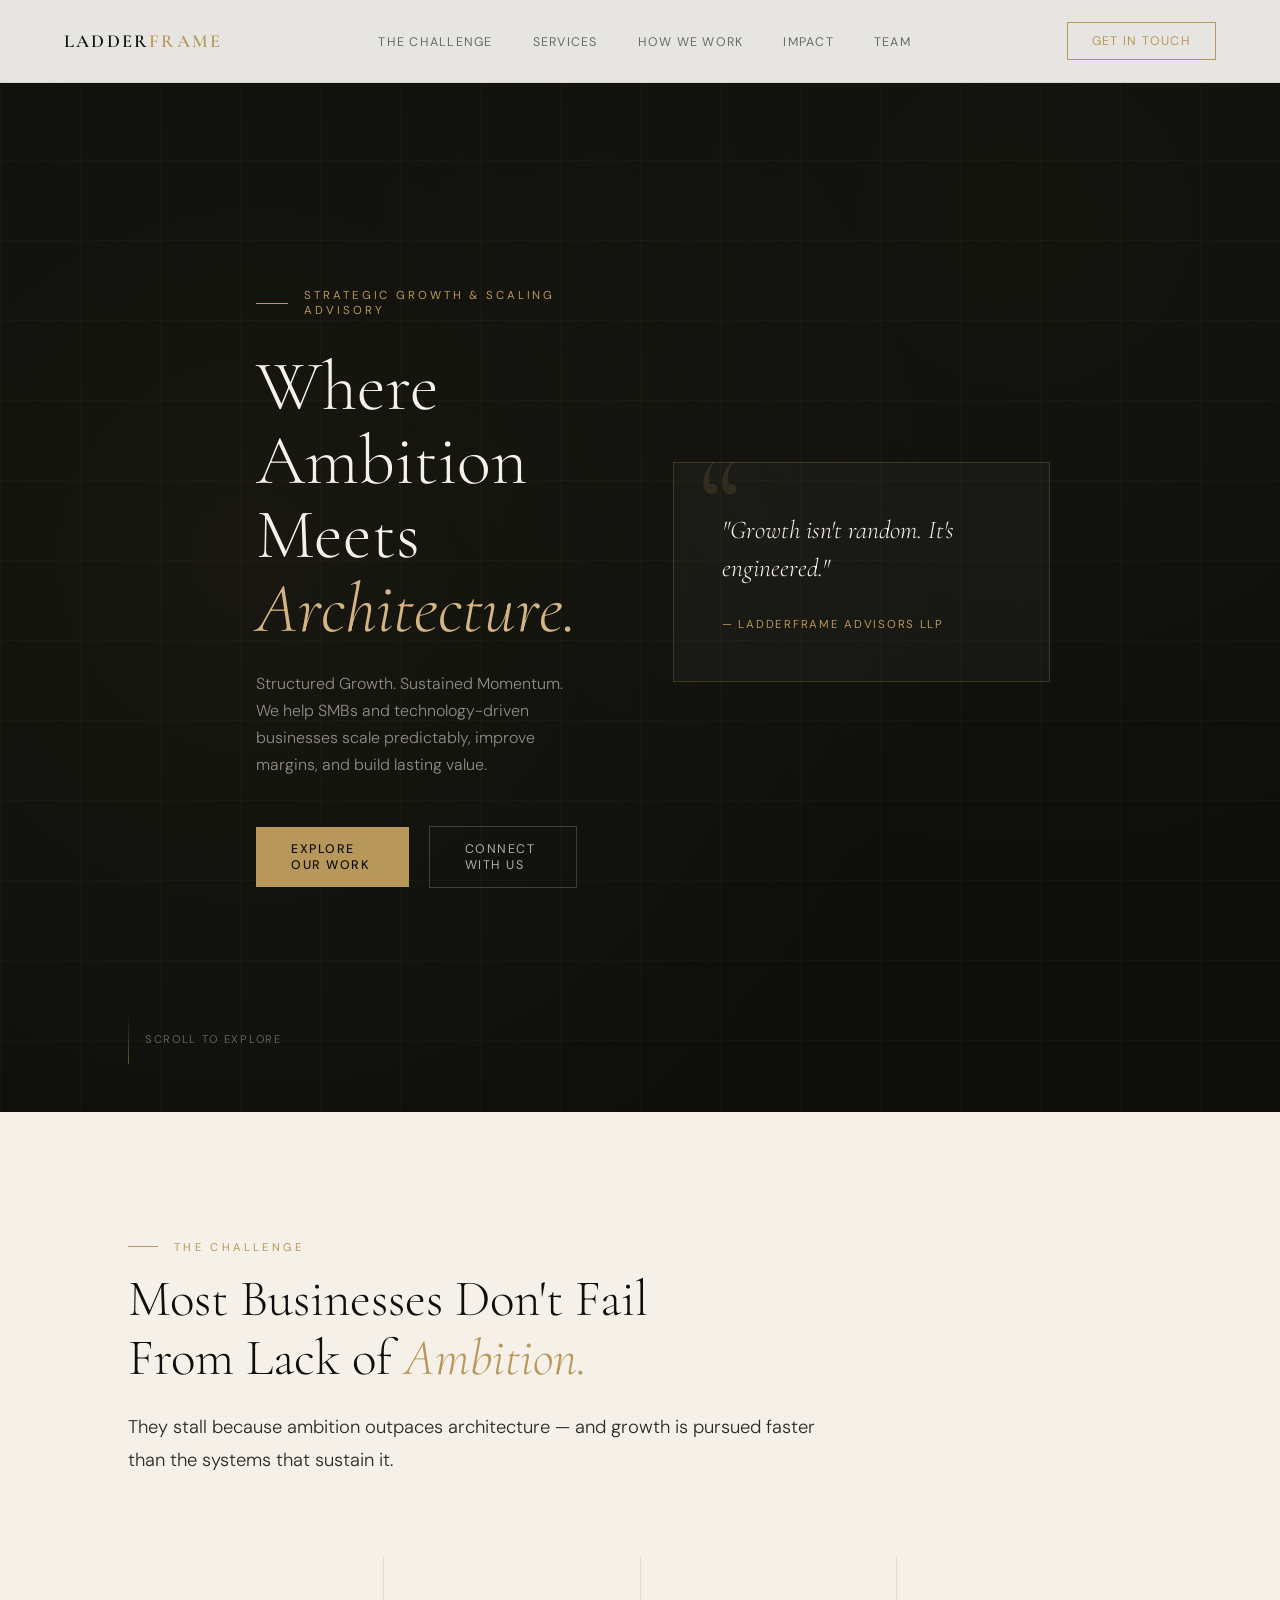
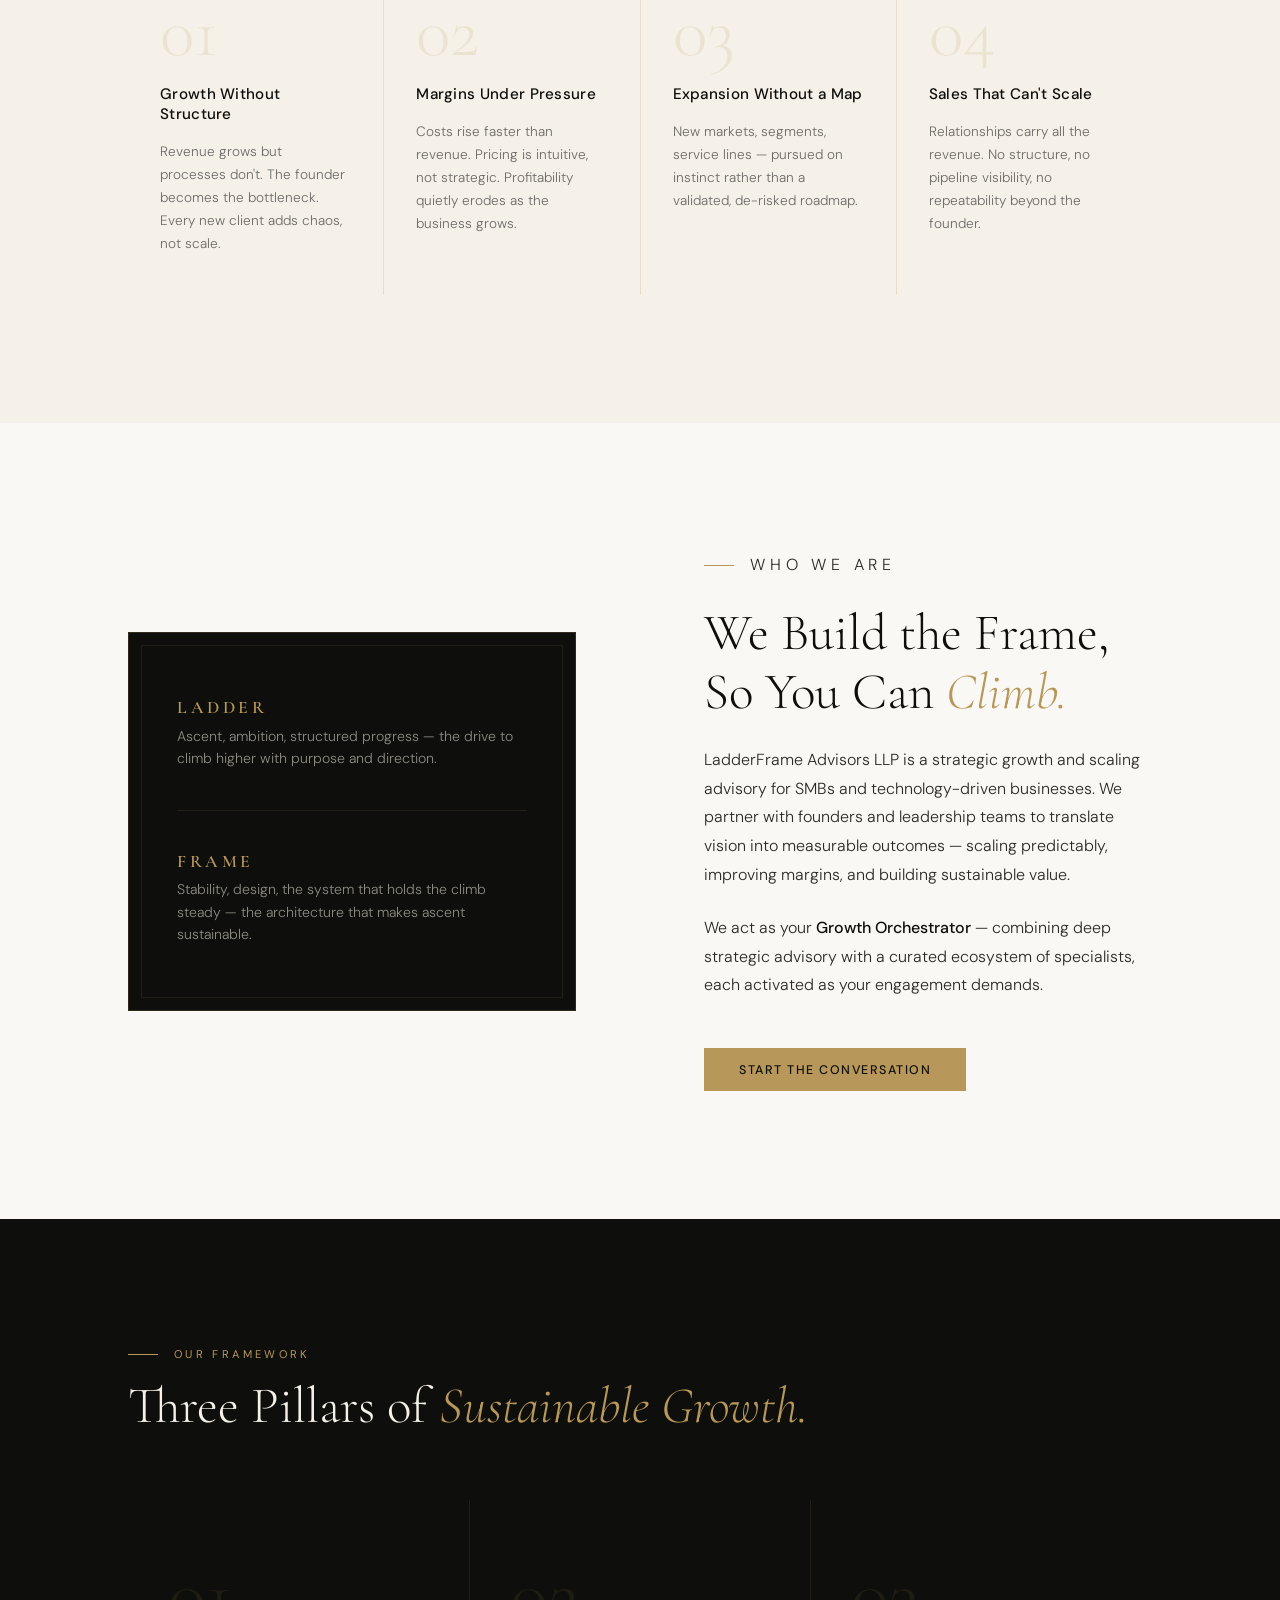
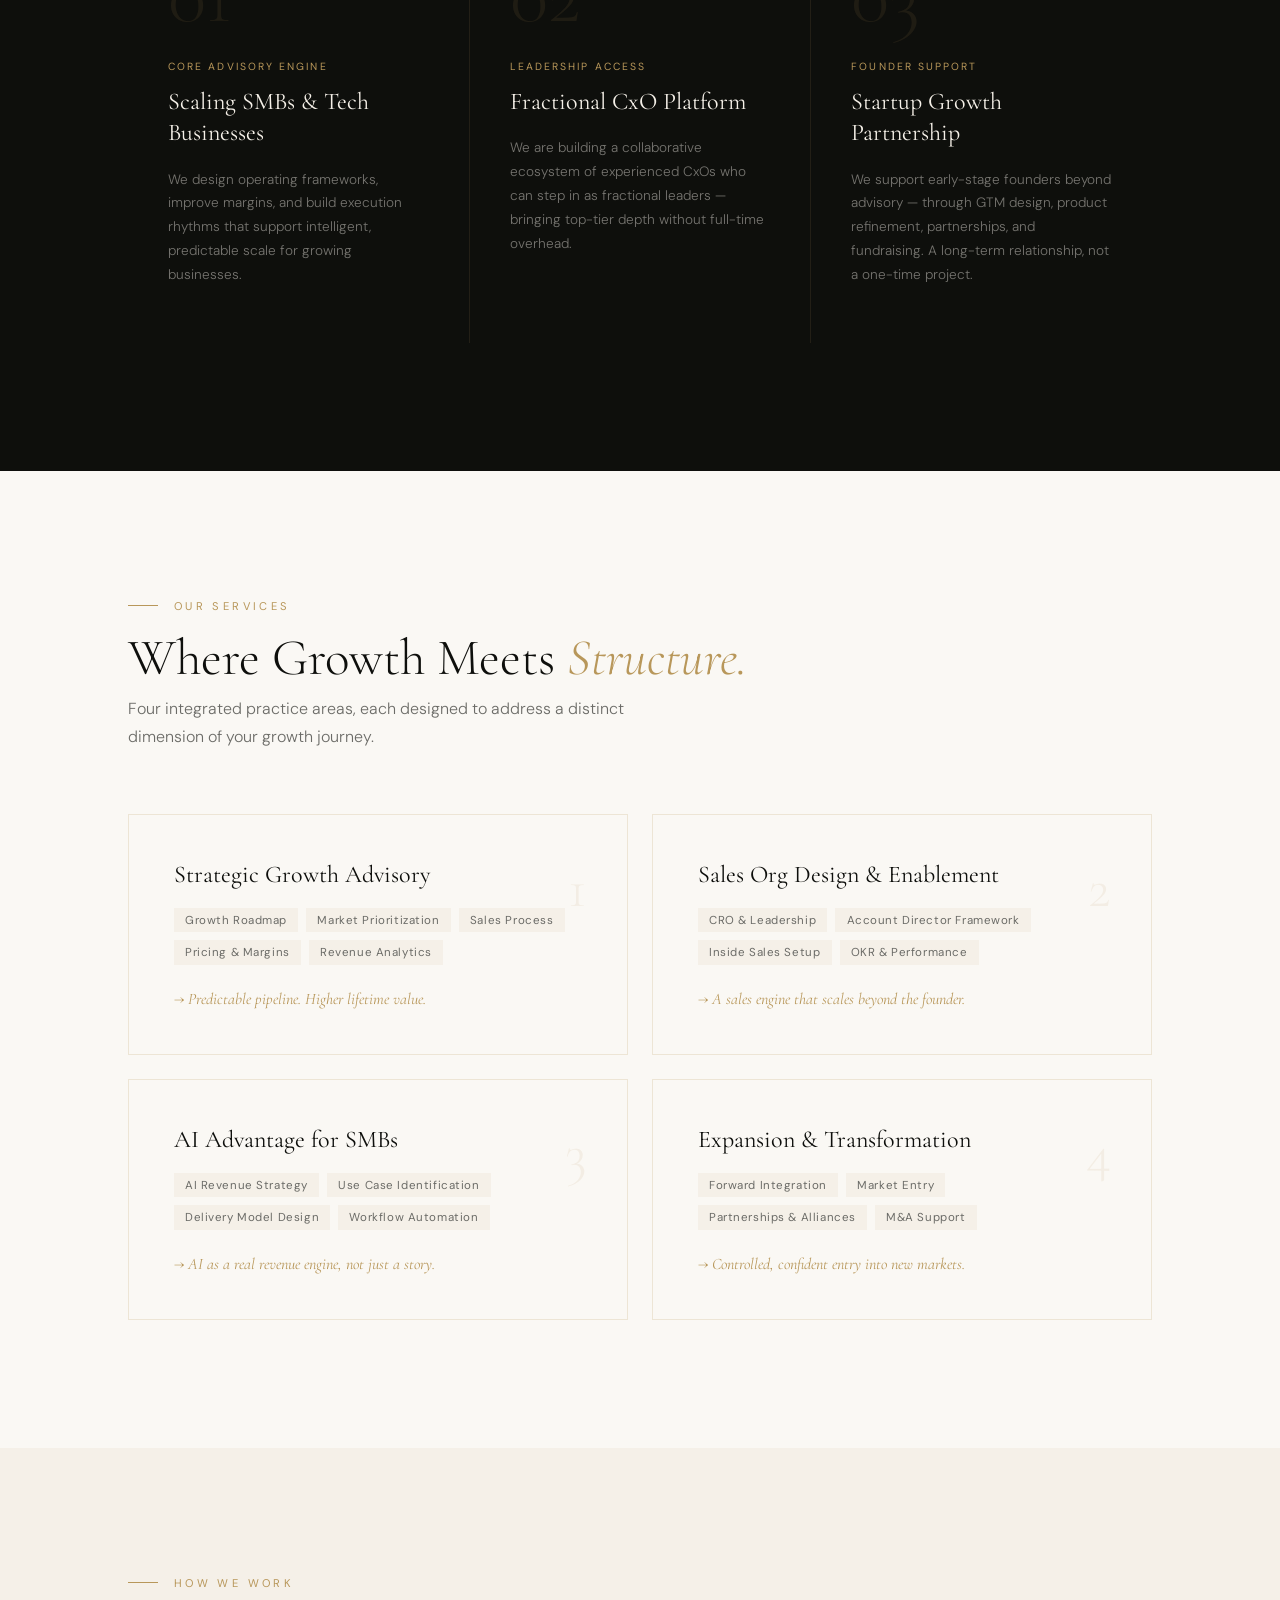
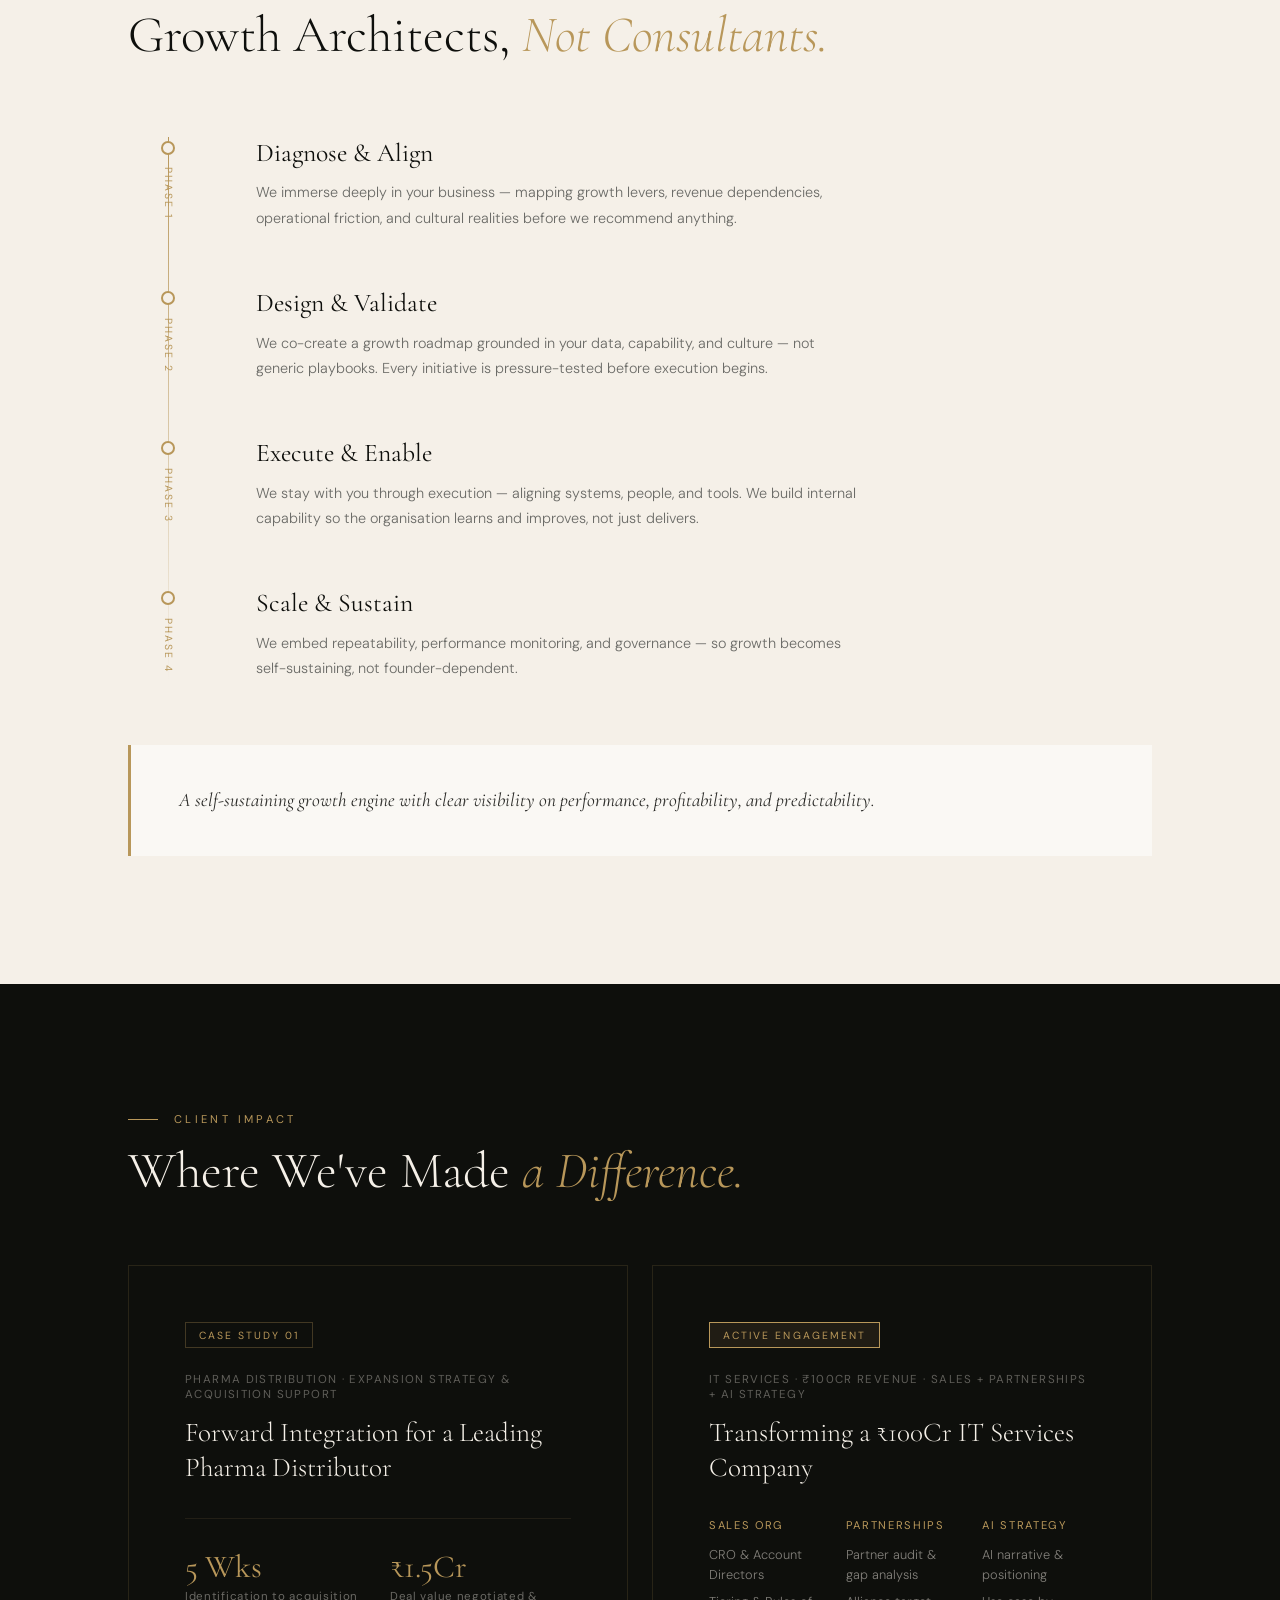
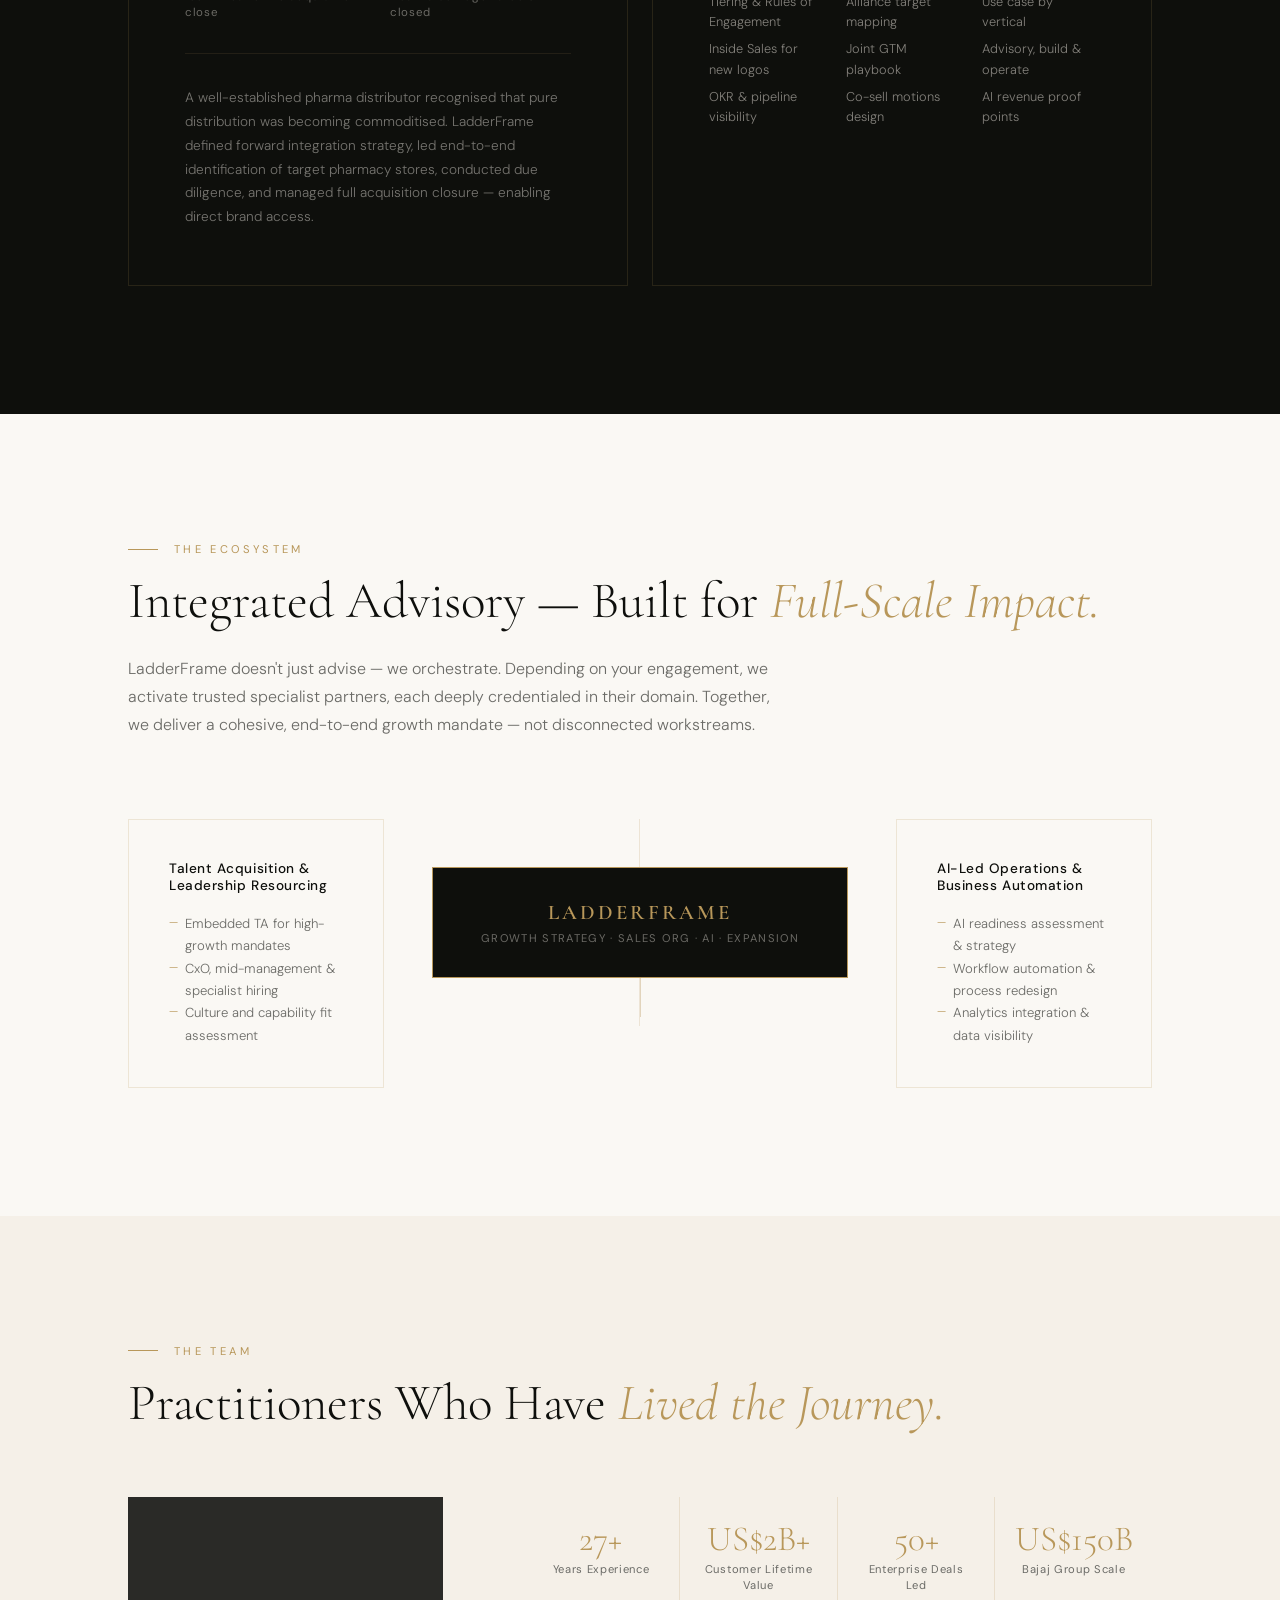
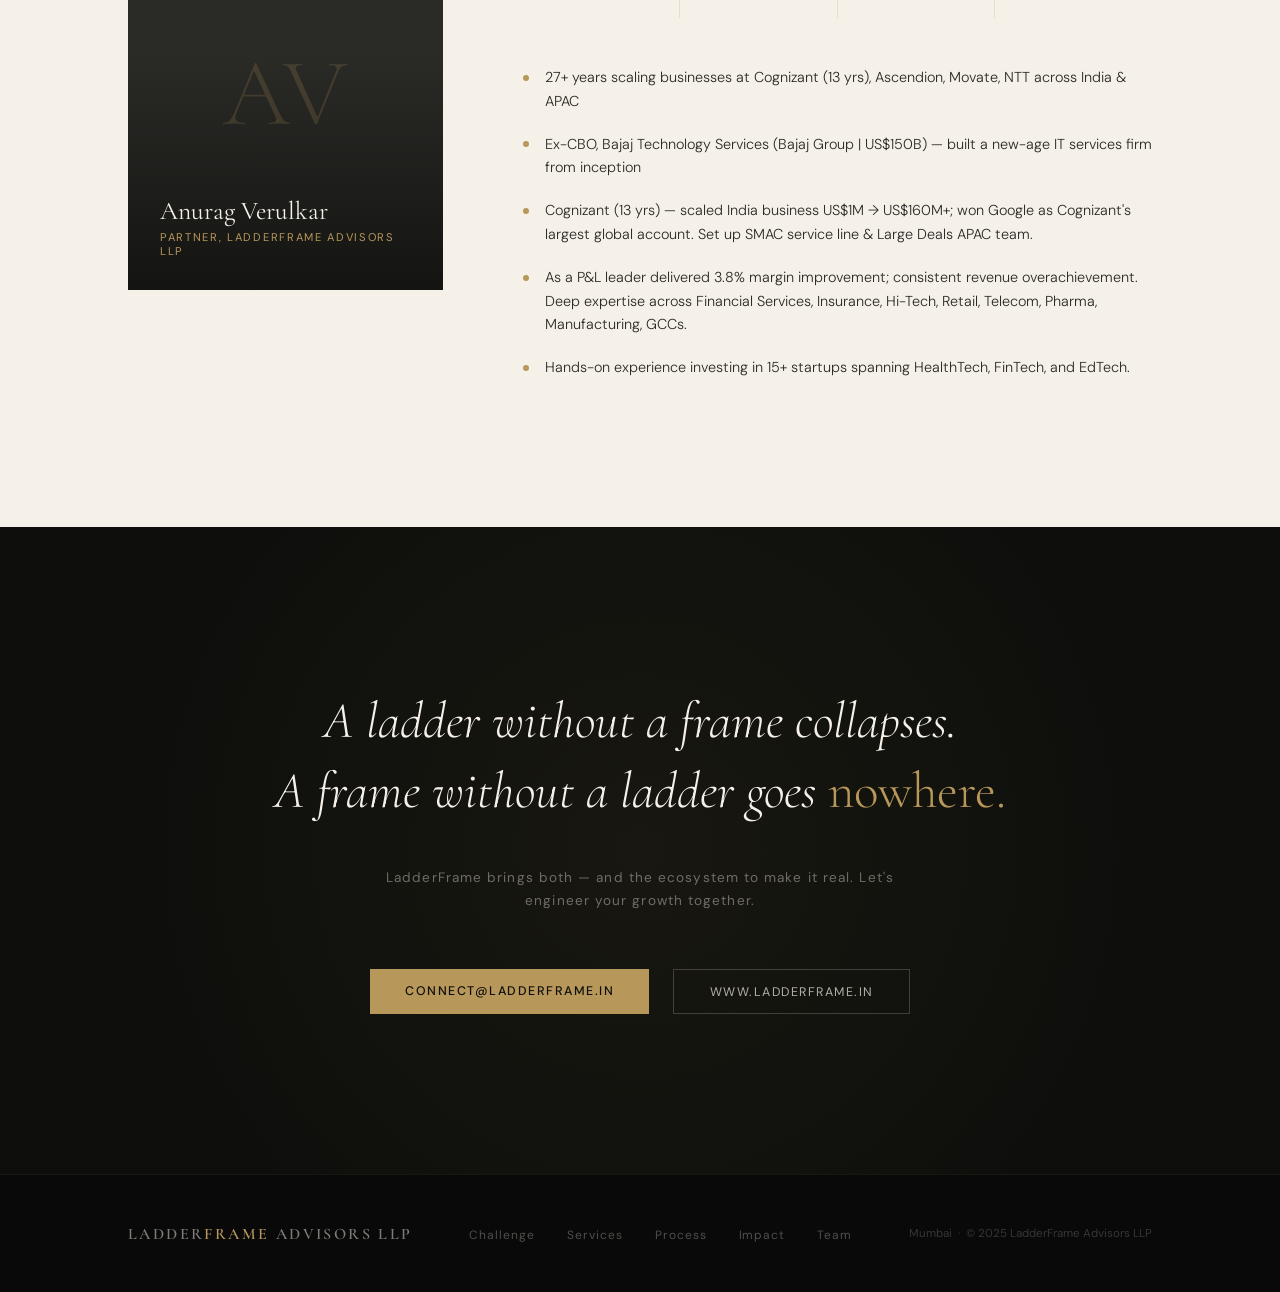
<file: info/LadderFrame Advisors LLP ΓÇö Where Ambition Meets Architecture.html>
<!DOCTYPE html>
<html lang="en">
<head>
<meta charset="UTF-8">
<meta name="viewport" content="width=device-width, initial-scale=1.0">
<title>LadderFrame Advisors LLP — Where Ambition Meets Architecture</title>
<link href="https://fonts.googleapis.com/css2?family=Cormorant+Garamond:ital,wght@0,300;0,400;0,600;1,300;1,400&family=DM+Sans:wght@300;400;500&display=swap" rel="stylesheet">
<style>
  :root {
    --ink: #0E0F0C;
    --gold: #B8975A;
    --gold-light: #D4B483;
    --cream: #F5F0E8;
    --warm-white: #FAF8F4;
    --charcoal: #2A2A27;
    --mid: #6B6B67;
    --border: rgba(184,151,90,0.2);
  }

  *, *::before, *::after { box-sizing: border-box; margin: 0; padding: 0; }

  html { scroll-behavior: smooth; }

  body {
    font-family: 'DM Sans', sans-serif;
    background: var(--warm-white);
    color: var(--ink);
    overflow-x: hidden;
  }

  /* ─── NAV ─── */
  nav {
    position: fixed; top: 0; left: 0; right: 0; z-index: 100;
    display: flex; align-items: center; justify-content: space-between;
    padding: 1.4rem 5vw;
    background: rgba(250,248,244,0.92);
    backdrop-filter: blur(12px);
    border-bottom: 1px solid var(--border);
  }

  .nav-logo {
    font-family: 'Cormorant Garamond', serif;
    font-size: 1.15rem;
    font-weight: 600;
    letter-spacing: 0.12em;
    text-transform: uppercase;
    color: var(--ink);
    text-decoration: none;
  }

  .nav-logo span { color: var(--gold); }

  .nav-links {
    display: flex; gap: 2.5rem; list-style: none;
  }

  .nav-links a {
    font-size: 0.78rem;
    letter-spacing: 0.1em;
    text-transform: uppercase;
    color: var(--mid);
    text-decoration: none;
    transition: color 0.25s;
  }

  .nav-links a:hover { color: var(--gold); }

  .nav-cta {
    font-size: 0.78rem;
    letter-spacing: 0.1em;
    text-transform: uppercase;
    padding: 0.6rem 1.5rem;
    border: 1px solid var(--gold);
    color: var(--gold);
    text-decoration: none;
    transition: all 0.25s;
  }

  .nav-cta:hover { background: var(--gold); color: var(--warm-white); }

  /* ─── HERO ─── */
  #hero {
    min-height: 100vh;
    background: var(--ink);
    display: grid;
    grid-template-columns: 1fr 1fr;
    position: relative;
    overflow: hidden;
  }

  .hero-texture {
    position: absolute; inset: 0;
    background-image:
      radial-gradient(circle at 20% 50%, rgba(184,151,90,0.06) 0%, transparent 60%),
      radial-gradient(circle at 80% 20%, rgba(184,151,90,0.04) 0%, transparent 50%);
  }

  .hero-grid-lines {
    position: absolute; inset: 0;
    background-image:
      linear-gradient(rgba(184,151,90,0.04) 1px, transparent 1px),
      linear-gradient(90deg, rgba(184,151,90,0.04) 1px, transparent 1px);
    background-size: 80px 80px;
  }

  .hero-left {
    display: flex; flex-direction: column; justify-content: center;
    padding: 10rem 5vw 6rem 10vw;
    position: relative; z-index: 2;
  }

  .hero-eyebrow {
    font-size: 0.72rem;
    letter-spacing: 0.25em;
    text-transform: uppercase;
    color: var(--gold);
    margin-bottom: 2rem;
    display: flex; align-items: center; gap: 1rem;
  }

  .hero-eyebrow::before {
    content: '';
    display: block; width: 40px; height: 1px;
    background: var(--gold);
  }

  .hero-h1 {
    font-family: 'Cormorant Garamond', serif;
    font-size: clamp(3rem, 5.5vw, 5.5rem);
    font-weight: 300;
    line-height: 1.05;
    color: var(--cream);
    margin-bottom: 1.5rem;
  }

  .hero-h1 em {
    font-style: italic;
    color: var(--gold-light);
  }

  .hero-sub {
    font-size: 1rem;
    color: rgba(245,240,232,0.55);
    max-width: 420px;
    line-height: 1.7;
    margin-bottom: 3rem;
    font-weight: 300;
  }

  .hero-actions {
    display: flex; gap: 1.2rem; align-items: center;
  }

  .btn-primary {
    padding: 0.85rem 2.2rem;
    background: var(--gold);
    color: var(--ink);
    font-size: 0.78rem;
    letter-spacing: 0.12em;
    text-transform: uppercase;
    text-decoration: none;
    font-weight: 500;
    transition: all 0.3s;
  }

  .btn-primary:hover { background: var(--gold-light); }

  .btn-ghost {
    padding: 0.85rem 2.2rem;
    border: 1px solid rgba(245,240,232,0.2);
    color: rgba(245,240,232,0.7);
    font-size: 0.78rem;
    letter-spacing: 0.12em;
    text-transform: uppercase;
    text-decoration: none;
    transition: all 0.3s;
  }

  .btn-ghost:hover { border-color: var(--gold); color: var(--gold); }

  .hero-right {
    position: relative; z-index: 2;
    display: flex; align-items: center; justify-content: center;
    padding: 8rem 8vw 6rem 2rem;
  }

  .hero-card {
    border: 1px solid rgba(184,151,90,0.25);
    padding: 3rem;
    max-width: 380px;
    background: rgba(255,255,255,0.03);
    position: relative;
  }

  .hero-card::before {
    content: '\201C';
    font-family: 'Cormorant Garamond', serif;
    font-size: 8rem;
    color: var(--gold);
    opacity: 0.15;
    position: absolute;
    top: -1.5rem; left: 1.5rem;
    line-height: 1;
  }

  .hero-card p {
    font-family: 'Cormorant Garamond', serif;
    font-size: 1.6rem;
    font-style: italic;
    color: var(--cream);
    line-height: 1.5;
    font-weight: 300;
    margin-bottom: 1.5rem;
  }

  .hero-card cite {
    font-size: 0.72rem;
    letter-spacing: 0.15em;
    text-transform: uppercase;
    color: var(--gold);
    font-style: normal;
  }

  .hero-scroll {
    position: absolute; bottom: 3rem; left: 10vw;
    display: flex; align-items: center; gap: 1rem;
    color: rgba(245,240,232,0.35);
    font-size: 0.7rem;
    letter-spacing: 0.15em;
    text-transform: uppercase;
  }

  .scroll-line {
    width: 1px; height: 50px;
    background: linear-gradient(to bottom, transparent, rgba(184,151,90,0.5));
  }

  /* ─── SECTION WRAPPER ─── */
  section { padding: 8rem 10vw; }

  .section-label {
    font-size: 0.7rem;
    letter-spacing: 0.3em;
    text-transform: uppercase;
    color: var(--gold);
    margin-bottom: 1rem;
    display: flex; align-items: center; gap: 1rem;
  }

  .section-label::before {
    content: ''; width: 30px; height: 1px; background: var(--gold);
  }

  .section-title {
    font-family: 'Cormorant Garamond', serif;
    font-size: clamp(2.2rem, 4vw, 3.8rem);
    font-weight: 300;
    line-height: 1.15;
    color: var(--ink);
    margin-bottom: 1.5rem;
  }

  .section-title em { font-style: italic; color: var(--gold); }

  /* ─── CHALLENGE ─── */
  #challenge {
    background: var(--cream);
  }

  .challenge-intro {
    max-width: 700px;
    font-size: 1.15rem;
    color: var(--charcoal);
    line-height: 1.75;
    font-weight: 300;
    margin-bottom: 5rem;
  }

  .challenge-grid {
    display: grid;
    grid-template-columns: repeat(4, 1fr);
    gap: 1px;
    background: var(--border);
  }

  .challenge-item {
    background: var(--cream);
    padding: 2.5rem 2rem;
    position: relative;
    transition: background 0.3s;
  }

  .challenge-item:hover { background: var(--warm-white); }

  .challenge-num {
    font-family: 'Cormorant Garamond', serif;
    font-size: 4.5rem;
    font-weight: 300;
    color: rgba(184,151,90,0.15);
    line-height: 1;
    margin-bottom: 1rem;
  }

  .challenge-title {
    font-size: 0.95rem;
    font-weight: 500;
    color: var(--ink);
    margin-bottom: 1rem;
    letter-spacing: 0.02em;
  }

  .challenge-desc {
    font-size: 0.85rem;
    color: var(--mid);
    line-height: 1.7;
    font-weight: 300;
  }

  /* ─── ABOUT ─── */
  #about {
    display: grid;
    grid-template-columns: 1fr 1fr;
    gap: 8rem;
    align-items: center;
  }

  .about-visual {
    position: relative;
  }

  .about-box {
    border: 1px solid var(--border);
    padding: 4rem 3rem;
    position: relative;
    background: var(--ink);
  }

  .about-box::after {
    content: '';
    position: absolute;
    inset: 12px;
    border: 1px solid rgba(184,151,90,0.12);
    pointer-events: none;
  }

  .about-word {
    font-family: 'Cormorant Garamond', serif;
    font-size: 1.1rem;
    font-weight: 600;
    letter-spacing: 0.2em;
    text-transform: uppercase;
    color: var(--gold);
    margin-bottom: 0.4rem;
  }

  .about-def {
    font-size: 0.88rem;
    color: rgba(245,240,232,0.55);
    line-height: 1.6;
    font-weight: 300;
    margin-bottom: 2.5rem;
    padding-bottom: 2.5rem;
    border-bottom: 1px solid rgba(184,151,90,0.12);
  }

  .about-def:last-of-type { border: none; margin-bottom: 0; padding-bottom: 0; }

  .about-content p {
    font-size: 1rem;
    color: var(--charcoal);
    line-height: 1.8;
    font-weight: 300;
    margin-bottom: 1.5rem;
  }

  .about-content p strong {
    font-weight: 500;
    color: var(--ink);
  }

  /* ─── PILLARS ─── */
  #pillars {
    background: var(--ink);
  }

  #pillars .section-label { color: var(--gold); }
  #pillars .section-title { color: var(--cream); }

  .pillars-grid {
    display: grid;
    grid-template-columns: repeat(3, 1fr);
    gap: 1px;
    background: rgba(184,151,90,0.12);
    margin-top: 4rem;
  }

  .pillar {
    background: var(--ink);
    padding: 3.5rem 2.5rem;
    position: relative;
    transition: background 0.3s;
  }

  .pillar:hover { background: #161614; }

  .pillar-num {
    font-family: 'Cormorant Garamond', serif;
    font-size: 5rem;
    font-weight: 300;
    color: rgba(184,151,90,0.1);
    line-height: 1;
    margin-bottom: 1.5rem;
  }

  .pillar-tag {
    font-size: 0.65rem;
    letter-spacing: 0.2em;
    text-transform: uppercase;
    color: var(--gold);
    margin-bottom: 0.8rem;
  }

  .pillar-title {
    font-family: 'Cormorant Garamond', serif;
    font-size: 1.5rem;
    font-weight: 400;
    color: var(--cream);
    line-height: 1.3;
    margin-bottom: 1.2rem;
  }

  .pillar-desc {
    font-size: 0.85rem;
    color: rgba(245,240,232,0.45);
    line-height: 1.75;
    font-weight: 300;
  }

  /* ─── SERVICES ─── */
  #services .section-title { margin-bottom: 0.5rem; }

  .services-lead {
    font-size: 1rem;
    color: var(--mid);
    max-width: 560px;
    line-height: 1.7;
    margin-bottom: 4rem;
    font-weight: 300;
  }

  .services-grid {
    display: grid;
    grid-template-columns: 1fr 1fr;
    gap: 1.5rem;
  }

  .service-card {
    border: 1px solid var(--border);
    padding: 2.8rem;
    position: relative;
    transition: border-color 0.3s, transform 0.3s;
    cursor: default;
  }

  .service-card:hover {
    border-color: var(--gold);
    transform: translateY(-3px);
  }

  .service-num {
    position: absolute; top: 2.8rem; right: 2.5rem;
    font-family: 'Cormorant Garamond', serif;
    font-size: 3.5rem;
    font-weight: 300;
    color: rgba(184,151,90,0.1);
    line-height: 1;
  }

  .service-title {
    font-family: 'Cormorant Garamond', serif;
    font-size: 1.5rem;
    font-weight: 400;
    color: var(--ink);
    margin-bottom: 1.2rem;
  }

  .service-tags {
    display: flex; flex-wrap: wrap; gap: 0.5rem;
    margin-bottom: 1.5rem;
  }

  .service-tag {
    font-size: 0.72rem;
    padding: 0.3rem 0.7rem;
    background: var(--cream);
    color: var(--mid);
    letter-spacing: 0.05em;
  }

  .service-outcome {
    font-size: 0.82rem;
    color: var(--gold);
    font-style: italic;
    font-family: 'Cormorant Garamond', serif;
    font-size: 1rem;
  }

  /* ─── PROCESS ─── */
  #process {
    background: var(--cream);
  }

  .process-steps {
    margin-top: 4.5rem;
    position: relative;
  }

  .process-steps::before {
    content: '';
    position: absolute;
    left: 2.5rem;
    top: 0; bottom: 0;
    width: 1px;
    background: linear-gradient(to bottom, var(--gold), transparent);
  }

  .process-step {
    display: grid;
    grid-template-columns: 5rem 1fr;
    gap: 3rem;
    padding-bottom: 3.5rem;
    position: relative;
  }

  .process-step:last-child { padding-bottom: 0; }

  .step-marker {
    display: flex; flex-direction: column; align-items: center;
    padding-top: 0.25rem;
  }

  .step-dot {
    width: 14px; height: 14px;
    border: 2px solid var(--gold);
    background: var(--cream);
    border-radius: 50%;
    flex-shrink: 0;
    position: relative; z-index: 1;
    transition: background 0.3s;
  }

  .process-step:hover .step-dot { background: var(--gold); }

  .step-phase {
    font-size: 0.65rem;
    letter-spacing: 0.2em;
    text-transform: uppercase;
    color: var(--gold);
    margin-top: 0.8rem;
    writing-mode: vertical-rl;
    text-orientation: mixed;
  }

  .step-content {}

  .step-title {
    font-family: 'Cormorant Garamond', serif;
    font-size: 1.6rem;
    font-weight: 400;
    color: var(--ink);
    margin-bottom: 0.8rem;
  }

  .step-desc {
    font-size: 0.9rem;
    color: var(--mid);
    line-height: 1.75;
    font-weight: 300;
    max-width: 600px;
  }

  .process-outcome {
    margin-top: 4rem;
    padding: 2.5rem 3rem;
    border-left: 3px solid var(--gold);
    background: var(--warm-white);
  }

  .process-outcome p {
    font-family: 'Cormorant Garamond', serif;
    font-size: 1.2rem;
    font-style: italic;
    color: var(--charcoal);
    line-height: 1.6;
  }

  /* ─── CASE STUDIES ─── */
  #cases {
    background: var(--ink);
  }

  #cases .section-title { color: var(--cream); }

  .cases-grid {
    display: grid;
    grid-template-columns: 1fr 1fr;
    gap: 1.5rem;
    margin-top: 4rem;
  }

  .case-card {
    border: 1px solid rgba(184,151,90,0.15);
    padding: 3.5rem;
    position: relative;
    overflow: hidden;
    transition: border-color 0.3s;
  }

  .case-card:hover { border-color: rgba(184,151,90,0.4); }

  .case-badge {
    display: inline-block;
    font-size: 0.65rem;
    letter-spacing: 0.2em;
    text-transform: uppercase;
    padding: 0.35rem 0.8rem;
    border: 1px solid rgba(184,151,90,0.3);
    color: var(--gold);
    margin-bottom: 1.5rem;
  }

  .case-badge.active {
    background: rgba(184,151,90,0.1);
    border-color: var(--gold);
  }

  .case-sector {
    font-size: 0.72rem;
    letter-spacing: 0.12em;
    text-transform: uppercase;
    color: rgba(245,240,232,0.35);
    margin-bottom: 0.8rem;
  }

  .case-title {
    font-family: 'Cormorant Garamond', serif;
    font-size: 1.7rem;
    font-weight: 300;
    color: var(--cream);
    line-height: 1.3;
    margin-bottom: 2rem;
  }

  .case-stats {
    display: grid;
    grid-template-columns: 1fr 1fr;
    gap: 1.5rem;
    margin-bottom: 2rem;
    padding: 2rem 0;
    border-top: 1px solid rgba(184,151,90,0.12);
    border-bottom: 1px solid rgba(184,151,90,0.12);
  }

  .case-stat-val {
    font-family: 'Cormorant Garamond', serif;
    font-size: 2rem;
    font-weight: 400;
    color: var(--gold);
    line-height: 1;
    margin-bottom: 0.4rem;
  }

  .case-stat-label {
    font-size: 0.72rem;
    color: rgba(245,240,232,0.4);
    letter-spacing: 0.06em;
    line-height: 1.4;
  }

  .case-desc {
    font-size: 0.85rem;
    color: rgba(245,240,232,0.45);
    line-height: 1.75;
    font-weight: 300;
  }

  .case-columns {
    display: grid; grid-template-columns: repeat(3, 1fr);
    gap: 1.5rem; margin-top: 1.5rem;
  }

  .case-col-title {
    font-size: 0.7rem;
    letter-spacing: 0.15em;
    text-transform: uppercase;
    color: var(--gold);
    margin-bottom: 0.8rem;
  }

  .case-col-item {
    font-size: 0.8rem;
    color: rgba(245,240,232,0.5);
    line-height: 1.6;
    font-weight: 300;
    margin-bottom: 0.4rem;
  }

  /* ─── ECOSYSTEM ─── */
  #ecosystem {
    position: relative;
    overflow: hidden;
  }

  .eco-intro {
    font-size: 1rem;
    color: var(--mid);
    max-width: 650px;
    line-height: 1.75;
    font-weight: 300;
    margin-bottom: 5rem;
  }

  .eco-center {
    display: flex; align-items: center; justify-content: center;
    flex-direction: column;
    gap: 3rem;
  }

  .eco-hub {
    background: var(--ink);
    border: 1px solid var(--gold);
    padding: 2rem 3rem;
    text-align: center;
    position: relative;
  }

  .eco-hub::before, .eco-hub::after {
    content: '';
    position: absolute;
    left: 50%; top: 100%;
    width: 1px; height: 40px;
    background: var(--border);
  }

  .eco-hub-name {
    font-family: 'Cormorant Garamond', serif;
    font-size: 1.3rem;
    font-weight: 600;
    letter-spacing: 0.15em;
    text-transform: uppercase;
    color: var(--gold);
  }

  .eco-hub-sub {
    font-size: 0.7rem;
    letter-spacing: 0.12em;
    text-transform: uppercase;
    color: rgba(245,240,232,0.4);
    margin-top: 0.4rem;
  }

  .eco-layout {
    display: grid;
    grid-template-columns: 1fr auto 1fr;
    gap: 3rem;
    align-items: start;
    margin-top: 3rem;
  }

  .eco-node {
    border: 1px solid var(--border);
    padding: 2.5rem;
    transition: border-color 0.3s;
  }

  .eco-node:hover { border-color: var(--gold); }

  .eco-node-title {
    font-size: 0.85rem;
    font-weight: 500;
    color: var(--ink);
    margin-bottom: 1.2rem;
    letter-spacing: 0.04em;
  }

  .eco-node-item {
    font-size: 0.82rem;
    color: var(--mid);
    line-height: 1.7;
    padding-left: 1rem;
    position: relative;
    font-weight: 300;
  }

  .eco-node-item::before {
    content: '—';
    position: absolute; left: 0;
    color: var(--gold);
    font-size: 0.7rem;
  }

  .eco-center-block {
    display: flex; flex-direction: column; align-items: center; gap: 0;
  }

  .eco-connector {
    width: 1px; height: 3rem;
    background: var(--border);
  }

  /* ─── TEAM ─── */
  #team {
    background: var(--cream);
  }

  .team-card {
    display: grid;
    grid-template-columns: 1fr 2fr;
    gap: 5rem;
    align-items: start;
    margin-top: 4rem;
  }

  .team-portrait {
    aspect-ratio: 4/5;
    background: var(--charcoal);
    display: flex; align-items: flex-end;
    padding: 2rem;
    position: relative;
    overflow: hidden;
  }

  .team-portrait::before {
    content: '';
    position: absolute; inset: 0;
    background: linear-gradient(to bottom, transparent 40%, rgba(14,15,12,0.8));
  }

  .team-initials {
    position: absolute; top: 50%; left: 50%; transform: translate(-50%, -50%);
    font-family: 'Cormorant Garamond', serif;
    font-size: 6rem;
    font-weight: 300;
    color: rgba(184,151,90,0.2);
    line-height: 1;
  }

  .team-name-overlay {
    position: relative; z-index: 2;
  }

  .team-name-overlay .name {
    font-family: 'Cormorant Garamond', serif;
    font-size: 1.6rem;
    font-weight: 400;
    color: var(--cream);
    line-height: 1;
    margin-bottom: 0.4rem;
  }

  .team-name-overlay .role {
    font-size: 0.7rem;
    letter-spacing: 0.15em;
    text-transform: uppercase;
    color: var(--gold);
  }

  .team-bio {}

  .team-stats {
    display: grid;
    grid-template-columns: repeat(4, 1fr);
    gap: 1px;
    background: var(--border);
    margin-bottom: 3rem;
  }

  .team-stat {
    background: var(--cream);
    padding: 1.5rem 1.2rem;
    text-align: center;
  }

  .team-stat-val {
    font-family: 'Cormorant Garamond', serif;
    font-size: 2.2rem;
    font-weight: 300;
    color: var(--gold);
    line-height: 1;
    margin-bottom: 0.4rem;
  }

  .team-stat-label {
    font-size: 0.7rem;
    color: var(--mid);
    letter-spacing: 0.06em;
    line-height: 1.4;
  }

  .team-points {}

  .team-point {
    display: flex; gap: 1rem;
    margin-bottom: 1.2rem;
    align-items: flex-start;
  }

  .tp-bullet {
    width: 6px; height: 6px;
    background: var(--gold);
    border-radius: 50%;
    flex-shrink: 0;
    margin-top: 0.55rem;
  }

  .tp-text {
    font-size: 0.9rem;
    color: var(--charcoal);
    line-height: 1.65;
    font-weight: 300;
  }

  /* ─── CTA ─── */
  #cta {
    background: var(--ink);
    text-align: center;
    padding: 10rem 10vw;
    position: relative;
    overflow: hidden;
  }

  #cta::before {
    content: '';
    position: absolute; inset: 0;
    background:
      radial-gradient(circle at 50% 50%, rgba(184,151,90,0.06) 0%, transparent 70%);
  }

  .cta-quote {
    font-family: 'Cormorant Garamond', serif;
    font-size: clamp(2rem, 4vw, 3.5rem);
    font-weight: 300;
    font-style: italic;
    color: var(--cream);
    line-height: 1.35;
    max-width: 800px;
    margin: 0 auto 2.5rem;
    position: relative; z-index: 1;
  }

  .cta-quote em { color: var(--gold); font-style: normal; }

  .cta-tagline {
    font-size: 0.85rem;
    color: rgba(245,240,232,0.4);
    letter-spacing: 0.08em;
    max-width: 550px;
    margin: 0 auto 3.5rem;
    line-height: 1.75;
    position: relative; z-index: 1;
  }

  .cta-actions {
    display: flex; justify-content: center; gap: 1.5rem;
    flex-wrap: wrap;
    position: relative; z-index: 1;
  }

  /* ─── FOOTER ─── */
  footer {
    background: #080908;
    padding: 3rem 10vw;
    display: flex; justify-content: space-between; align-items: center;
    border-top: 1px solid rgba(184,151,90,0.1);
  }

  .footer-logo {
    font-family: 'Cormorant Garamond', serif;
    font-size: 1rem;
    font-weight: 600;
    letter-spacing: 0.15em;
    text-transform: uppercase;
    color: rgba(245,240,232,0.5);
  }

  .footer-logo span { color: var(--gold); }

  .footer-links {
    display: flex; gap: 2rem; list-style: none;
  }

  .footer-links a {
    font-size: 0.75rem;
    letter-spacing: 0.08em;
    color: rgba(245,240,232,0.3);
    text-decoration: none;
    transition: color 0.2s;
  }

  .footer-links a:hover { color: var(--gold); }

  .footer-copy {
    font-size: 0.72rem;
    color: rgba(245,240,232,0.2);
  }

  /* ─── ANIMATIONS ─── */
  @keyframes fadeUp {
    from { opacity: 0; transform: translateY(30px); }
    to { opacity: 1; transform: translateY(0); }
  }

  .hero-eyebrow { animation: fadeUp 0.8s ease forwards; }
  .hero-h1 { animation: fadeUp 0.8s ease 0.1s both; }
  .hero-sub { animation: fadeUp 0.8s ease 0.2s both; }
  .hero-actions { animation: fadeUp 0.8s ease 0.3s both; }
  .hero-card { animation: fadeUp 0.8s ease 0.4s both; }

  /* ─── RESPONSIVE ─── */
  @media (max-width: 900px) {
    nav { padding: 1.2rem 5vw; }
    .nav-links { display: none; }
    #hero { grid-template-columns: 1fr; }
    .hero-right { display: none; }
    .hero-left { padding: 9rem 5vw 5rem; }
    section { padding: 5rem 5vw; }
    #about { grid-template-columns: 1fr; gap: 3rem; }
    .pillars-grid { grid-template-columns: 1fr; }
    .services-grid { grid-template-columns: 1fr; }
    .cases-grid { grid-template-columns: 1fr; }
    .challenge-grid { grid-template-columns: 1fr 1fr; }
    .eco-layout { grid-template-columns: 1fr; }
    .team-card { grid-template-columns: 1fr; }
    .team-stats { grid-template-columns: 1fr 1fr; }
    footer { flex-direction: column; gap: 1.5rem; text-align: center; }
  }
</style>
</head>
<body>

<!-- NAV -->
<nav>
  <a href="#" class="nav-logo">Ladder<span>Frame</span></a>
  <ul class="nav-links">
    <li><a href="#challenge">The Challenge</a></li>
    <li><a href="#services">Services</a></li>
    <li><a href="#process">How We Work</a></li>
    <li><a href="#cases">Impact</a></li>
    <li><a href="#team">Team</a></li>
  </ul>
  <a href="mailto:connect@ladderframe.in" class="nav-cta">Get in Touch</a>
</nav>

<!-- HERO -->
<section id="hero">
  <div class="hero-texture"></div>
  <div class="hero-grid-lines"></div>

  <div class="hero-left">
    <p class="hero-eyebrow">Strategic Growth & Scaling Advisory</p>
    <h1 class="hero-h1">Where Ambition<br>Meets <em>Architecture.</em></h1>
    <p class="hero-sub">Structured Growth. Sustained Momentum.<br>We help SMBs and technology-driven businesses scale predictably, improve margins, and build lasting value.</p>
    <div class="hero-actions">
      <a href="#services" class="btn-primary">Explore Our Work</a>
      <a href="mailto:connect@ladderframe.in" class="btn-ghost">Connect With Us</a>
    </div>
  </div>

  <div class="hero-right">
    <div class="hero-card">
      <p>"Growth isn't random. It's engineered."</p>
      <cite>— LadderFrame Advisors LLP</cite>
    </div>
  </div>

  <div class="hero-scroll">
    <div class="scroll-line"></div>
    Scroll to explore
  </div>
</section>

<!-- CHALLENGE -->
<section id="challenge">
  <p class="section-label">The Challenge</p>
  <h2 class="section-title">Most Businesses Don't Fail<br>From Lack of <em>Ambition.</em></h2>
  <p class="challenge-intro">They stall because ambition outpaces architecture — and growth is pursued faster than the systems that sustain it.</p>

  <div class="challenge-grid">
    <div class="challenge-item">
      <div class="challenge-num">01</div>
      <div class="challenge-title">Growth Without Structure</div>
      <p class="challenge-desc">Revenue grows but processes don't. The founder becomes the bottleneck. Every new client adds chaos, not scale.</p>
    </div>
    <div class="challenge-item">
      <div class="challenge-num">02</div>
      <div class="challenge-title">Margins Under Pressure</div>
      <p class="challenge-desc">Costs rise faster than revenue. Pricing is intuitive, not strategic. Profitability quietly erodes as the business grows.</p>
    </div>
    <div class="challenge-item">
      <div class="challenge-num">03</div>
      <div class="challenge-title">Expansion Without a Map</div>
      <p class="challenge-desc">New markets, segments, service lines — pursued on instinct rather than a validated, de-risked roadmap.</p>
    </div>
    <div class="challenge-item">
      <div class="challenge-num">04</div>
      <div class="challenge-title">Sales That Can't Scale</div>
      <p class="challenge-desc">Relationships carry all the revenue. No structure, no pipeline visibility, no repeatability beyond the founder.</p>
    </div>
  </div>
</section>

<!-- ABOUT -->
<section id="about">
  <div class="about-visual">
    <div class="about-box">
      <div class="about-word">Ladder</div>
      <p class="about-def">Ascent, ambition, structured progress — the drive to climb higher with purpose and direction.</p>
      <div class="about-word">Frame</div>
      <p class="about-def">Stability, design, the system that holds the climb steady — the architecture that makes ascent sustainable.</p>
    </div>
  </div>
  <div class="about-content">
    <p class="section-label">Who We Are</p>
    <h2 class="section-title">We Build the Frame, So You Can <em>Climb.</em></h2>
    <p>LadderFrame Advisors LLP is a strategic growth and scaling advisory for SMBs and technology-driven businesses. We partner with founders and leadership teams to translate vision into measurable outcomes — scaling predictably, improving margins, and building sustainable value.</p>
    <p>We act as your <strong>Growth Orchestrator</strong> — combining deep strategic advisory with a curated ecosystem of specialists, each activated as your engagement demands.</p>
    <a href="mailto:connect@ladderframe.in" class="btn-primary" style="margin-top: 1.5rem; display: inline-block;">Start the Conversation</a>
  </div>
</section>

<!-- PILLARS -->
<section id="pillars">
  <p class="section-label">Our Framework</p>
  <h2 class="section-title">Three Pillars of <em>Sustainable Growth.</em></h2>

  <div class="pillars-grid">
    <div class="pillar">
      <div class="pillar-num">01</div>
      <div class="pillar-tag">Core Advisory Engine</div>
      <h3 class="pillar-title">Scaling SMBs &amp; Tech Businesses</h3>
      <p class="pillar-desc">We design operating frameworks, improve margins, and build execution rhythms that support intelligent, predictable scale for growing businesses.</p>
    </div>
    <div class="pillar">
      <div class="pillar-num">02</div>
      <div class="pillar-tag">Leadership Access</div>
      <h3 class="pillar-title">Fractional CxO Platform</h3>
      <p class="pillar-desc">We are building a collaborative ecosystem of experienced CxOs who can step in as fractional leaders — bringing top-tier depth without full-time overhead.</p>
    </div>
    <div class="pillar">
      <div class="pillar-num">03</div>
      <div class="pillar-tag">Founder Support</div>
      <h3 class="pillar-title">Startup Growth Partnership</h3>
      <p class="pillar-desc">We support early-stage founders beyond advisory — through GTM design, product refinement, partnerships, and fundraising. A long-term relationship, not a one-time project.</p>
    </div>
  </div>
</section>

<!-- SERVICES -->
<section id="services">
  <p class="section-label">Our Services</p>
  <h2 class="section-title">Where Growth Meets <em>Structure.</em></h2>
  <p class="services-lead">Four integrated practice areas, each designed to address a distinct dimension of your growth journey.</p>

  <div class="services-grid">
    <div class="service-card">
      <div class="service-num">1</div>
      <h3 class="service-title">Strategic Growth Advisory</h3>
      <div class="service-tags">
        <span class="service-tag">Growth Roadmap</span>
        <span class="service-tag">Market Prioritization</span>
        <span class="service-tag">Sales Process</span>
        <span class="service-tag">Pricing & Margins</span>
        <span class="service-tag">Revenue Analytics</span>
      </div>
      <p class="service-outcome">→ Predictable pipeline. Higher lifetime value.</p>
    </div>

    <div class="service-card">
      <div class="service-num">2</div>
      <h3 class="service-title">Sales Org Design & Enablement</h3>
      <div class="service-tags">
        <span class="service-tag">CRO & Leadership</span>
        <span class="service-tag">Account Director Framework</span>
        <span class="service-tag">Inside Sales Setup</span>
        <span class="service-tag">OKR & Performance</span>
      </div>
      <p class="service-outcome">→ A sales engine that scales beyond the founder.</p>
    </div>

    <div class="service-card">
      <div class="service-num">3</div>
      <h3 class="service-title">AI Advantage for SMBs</h3>
      <div class="service-tags">
        <span class="service-tag">AI Revenue Strategy</span>
        <span class="service-tag">Use Case Identification</span>
        <span class="service-tag">Delivery Model Design</span>
        <span class="service-tag">Workflow Automation</span>
      </div>
      <p class="service-outcome">→ AI as a real revenue engine, not just a story.</p>
    </div>

    <div class="service-card">
      <div class="service-num">4</div>
      <h3 class="service-title">Expansion & Transformation</h3>
      <div class="service-tags">
        <span class="service-tag">Forward Integration</span>
        <span class="service-tag">Market Entry</span>
        <span class="service-tag">Partnerships & Alliances</span>
        <span class="service-tag">M&A Support</span>
      </div>
      <p class="service-outcome">→ Controlled, confident entry into new markets.</p>
    </div>
  </div>
</section>

<!-- PROCESS -->
<section id="process">
  <p class="section-label">How We Work</p>
  <h2 class="section-title">Growth Architects, <em>Not Consultants.</em></h2>

  <div class="process-steps">
    <div class="process-step">
      <div class="step-marker">
        <div class="step-dot"></div>
        <div class="step-phase">Phase 1</div>
      </div>
      <div class="step-content">
        <h3 class="step-title">Diagnose &amp; Align</h3>
        <p class="step-desc">We immerse deeply in your business — mapping growth levers, revenue dependencies, operational friction, and cultural realities before we recommend anything.</p>
      </div>
    </div>

    <div class="process-step">
      <div class="step-marker">
        <div class="step-dot"></div>
        <div class="step-phase">Phase 2</div>
      </div>
      <div class="step-content">
        <h3 class="step-title">Design &amp; Validate</h3>
        <p class="step-desc">We co-create a growth roadmap grounded in your data, capability, and culture — not generic playbooks. Every initiative is pressure-tested before execution begins.</p>
      </div>
    </div>

    <div class="process-step">
      <div class="step-marker">
        <div class="step-dot"></div>
        <div class="step-phase">Phase 3</div>
      </div>
      <div class="step-content">
        <h3 class="step-title">Execute &amp; Enable</h3>
        <p class="step-desc">We stay with you through execution — aligning systems, people, and tools. We build internal capability so the organisation learns and improves, not just delivers.</p>
      </div>
    </div>

    <div class="process-step">
      <div class="step-marker">
        <div class="step-dot"></div>
        <div class="step-phase">Phase 4</div>
      </div>
      <div class="step-content">
        <h3 class="step-title">Scale &amp; Sustain</h3>
        <p class="step-desc">We embed repeatability, performance monitoring, and governance — so growth becomes self-sustaining, not founder-dependent.</p>
      </div>
    </div>
  </div>

  <div class="process-outcome">
    <p>A self-sustaining growth engine with clear visibility on performance, profitability, and predictability.</p>
  </div>
</section>

<!-- CASE STUDIES -->
<section id="cases">
  <p class="section-label" style="color:var(--gold)">Client Impact</p>
  <h2 class="section-title">Where We've Made <em>a Difference.</em></h2>

  <div class="cases-grid">
    <!-- Case 1 -->
    <div class="case-card">
      <span class="case-badge">Case Study 01</span>
      <div class="case-sector">Pharma Distribution · Expansion Strategy & Acquisition Support</div>
      <h3 class="case-title">Forward Integration for a Leading Pharma Distributor</h3>
      <div class="case-stats">
        <div>
          <div class="case-stat-val">5 Wks</div>
          <div class="case-stat-label">Identification to acquisition close</div>
        </div>
        <div>
          <div class="case-stat-val">₹1.5Cr</div>
          <div class="case-stat-label">Deal value negotiated &amp; closed</div>
        </div>
      </div>
      <p class="case-desc">A well-established pharma distributor recognised that pure distribution was becoming commoditised. LadderFrame defined forward integration strategy, led end-to-end identification of target pharmacy stores, conducted due diligence, and managed full acquisition closure — enabling direct brand access.</p>
    </div>

    <!-- Case 2 -->
    <div class="case-card">
      <span class="case-badge active">Active Engagement</span>
      <div class="case-sector">IT Services · ₹100Cr Revenue · Sales + Partnerships + AI Strategy</div>
      <h3 class="case-title">Transforming a ₹100Cr IT Services Company</h3>
      <div class="case-columns">
        <div>
          <div class="case-col-title">Sales Org</div>
          <div class="case-col-item">CRO & Account Directors</div>
          <div class="case-col-item">Tiering & Rules of Engagement</div>
          <div class="case-col-item">Inside Sales for new logos</div>
          <div class="case-col-item">OKR & pipeline visibility</div>
        </div>
        <div>
          <div class="case-col-title">Partnerships</div>
          <div class="case-col-item">Partner audit & gap analysis</div>
          <div class="case-col-item">Alliance target mapping</div>
          <div class="case-col-item">Joint GTM playbook</div>
          <div class="case-col-item">Co-sell motions design</div>
        </div>
        <div>
          <div class="case-col-title">AI Strategy</div>
          <div class="case-col-item">AI narrative & positioning</div>
          <div class="case-col-item">Use case by vertical</div>
          <div class="case-col-item">Advisory, build & operate</div>
          <div class="case-col-item">AI revenue proof points</div>
        </div>
      </div>
    </div>
  </div>
</section>

<!-- ECOSYSTEM -->
<section id="ecosystem">
  <p class="section-label">The Ecosystem</p>
  <h2 class="section-title">Integrated Advisory — Built for <em>Full-Scale Impact.</em></h2>
  <p class="eco-intro">LadderFrame doesn't just advise — we orchestrate. Depending on your engagement, we activate trusted specialist partners, each deeply credentialed in their domain. Together, we deliver a cohesive, end-to-end growth mandate — not disconnected workstreams.</p>

  <div class="eco-layout">
    <div class="eco-node">
      <div class="eco-node-title">Talent Acquisition & Leadership Resourcing</div>
      <p class="eco-node-item">Embedded TA for high-growth mandates</p>
      <p class="eco-node-item">CxO, mid-management & specialist hiring</p>
      <p class="eco-node-item">Culture and capability fit assessment</p>
    </div>

    <div class="eco-center-block">
      <div class="eco-connector"></div>
      <div class="eco-hub">
        <div class="eco-hub-name">LadderFrame</div>
        <div class="eco-hub-sub">Growth Strategy · Sales Org · AI · Expansion</div>
      </div>
      <div class="eco-connector"></div>
    </div>

    <div class="eco-node">
      <div class="eco-node-title">AI-Led Operations & Business Automation</div>
      <p class="eco-node-item">AI readiness assessment & strategy</p>
      <p class="eco-node-item">Workflow automation & process redesign</p>
      <p class="eco-node-item">Analytics integration & data visibility</p>
    </div>
  </div>
</section>

<!-- TEAM -->
<section id="team">
  <p class="section-label">The Team</p>
  <h2 class="section-title">Practitioners Who Have <em>Lived the Journey.</em></h2>

  <div class="team-card">
    <div class="team-portrait">
      <div class="team-initials">AV</div>
      <div class="team-name-overlay">
        <div class="name">Anurag Verulkar</div>
        <div class="role">Partner, LadderFrame Advisors LLP</div>
      </div>
    </div>

    <div class="team-bio">
      <div class="team-stats">
        <div class="team-stat">
          <div class="team-stat-val">27+</div>
          <div class="team-stat-label">Years Experience</div>
        </div>
        <div class="team-stat">
          <div class="team-stat-val">US$2B+</div>
          <div class="team-stat-label">Customer Lifetime Value</div>
        </div>
        <div class="team-stat">
          <div class="team-stat-val">50+</div>
          <div class="team-stat-label">Enterprise Deals Led</div>
        </div>
        <div class="team-stat">
          <div class="team-stat-val">US$150B</div>
          <div class="team-stat-label">Bajaj Group Scale</div>
        </div>
      </div>

      <div class="team-points">
        <div class="team-point">
          <div class="tp-bullet"></div>
          <p class="tp-text">27+ years scaling businesses at Cognizant (13 yrs), Ascendion, Movate, NTT across India & APAC</p>
        </div>
        <div class="team-point">
          <div class="tp-bullet"></div>
          <p class="tp-text">Ex-CBO, Bajaj Technology Services (Bajaj Group | US$150B) — built a new-age IT services firm from inception</p>
        </div>
        <div class="team-point">
          <div class="tp-bullet"></div>
          <p class="tp-text">Cognizant (13 yrs) — scaled India business US$1M → US$160M+; won Google as Cognizant's largest global account. Set up SMAC service line & Large Deals APAC team.</p>
        </div>
        <div class="team-point">
          <div class="tp-bullet"></div>
          <p class="tp-text">As a P&L leader delivered 3.8% margin improvement; consistent revenue overachievement. Deep expertise across Financial Services, Insurance, Hi-Tech, Retail, Telecom, Pharma, Manufacturing, GCCs.</p>
        </div>
        <div class="team-point">
          <div class="tp-bullet"></div>
          <p class="tp-text">Hands-on experience investing in 15+ startups spanning HealthTech, FinTech, and EdTech.</p>
        </div>
      </div>
    </div>
  </div>
</section>

<!-- CTA -->
<section id="cta">
  <p class="cta-quote">A ladder without a frame collapses.<br>A frame without a ladder goes <em>nowhere.</em></p>
  <p class="cta-tagline">LadderFrame brings both — and the ecosystem to make it real. Let's engineer your growth together.</p>
  <div class="cta-actions">
    <a href="mailto:connect@ladderframe.in" class="btn-primary">connect@ladderframe.in</a>
    <a href="http://www.ladderframe.in" class="btn-ghost" target="_blank">www.ladderframe.in</a>
  </div>
</section>

<!-- FOOTER -->
<footer>
  <div class="footer-logo">Ladder<span>Frame</span> Advisors LLP</div>
  <ul class="footer-links">
    <li><a href="#challenge">Challenge</a></li>
    <li><a href="#services">Services</a></li>
    <li><a href="#process">Process</a></li>
    <li><a href="#cases">Impact</a></li>
    <li><a href="#team">Team</a></li>
  </ul>
  <div class="footer-copy">Mumbai &nbsp;·&nbsp; © 2025 LadderFrame Advisors LLP</div>
</footer>

</body>
</html>
</file>
